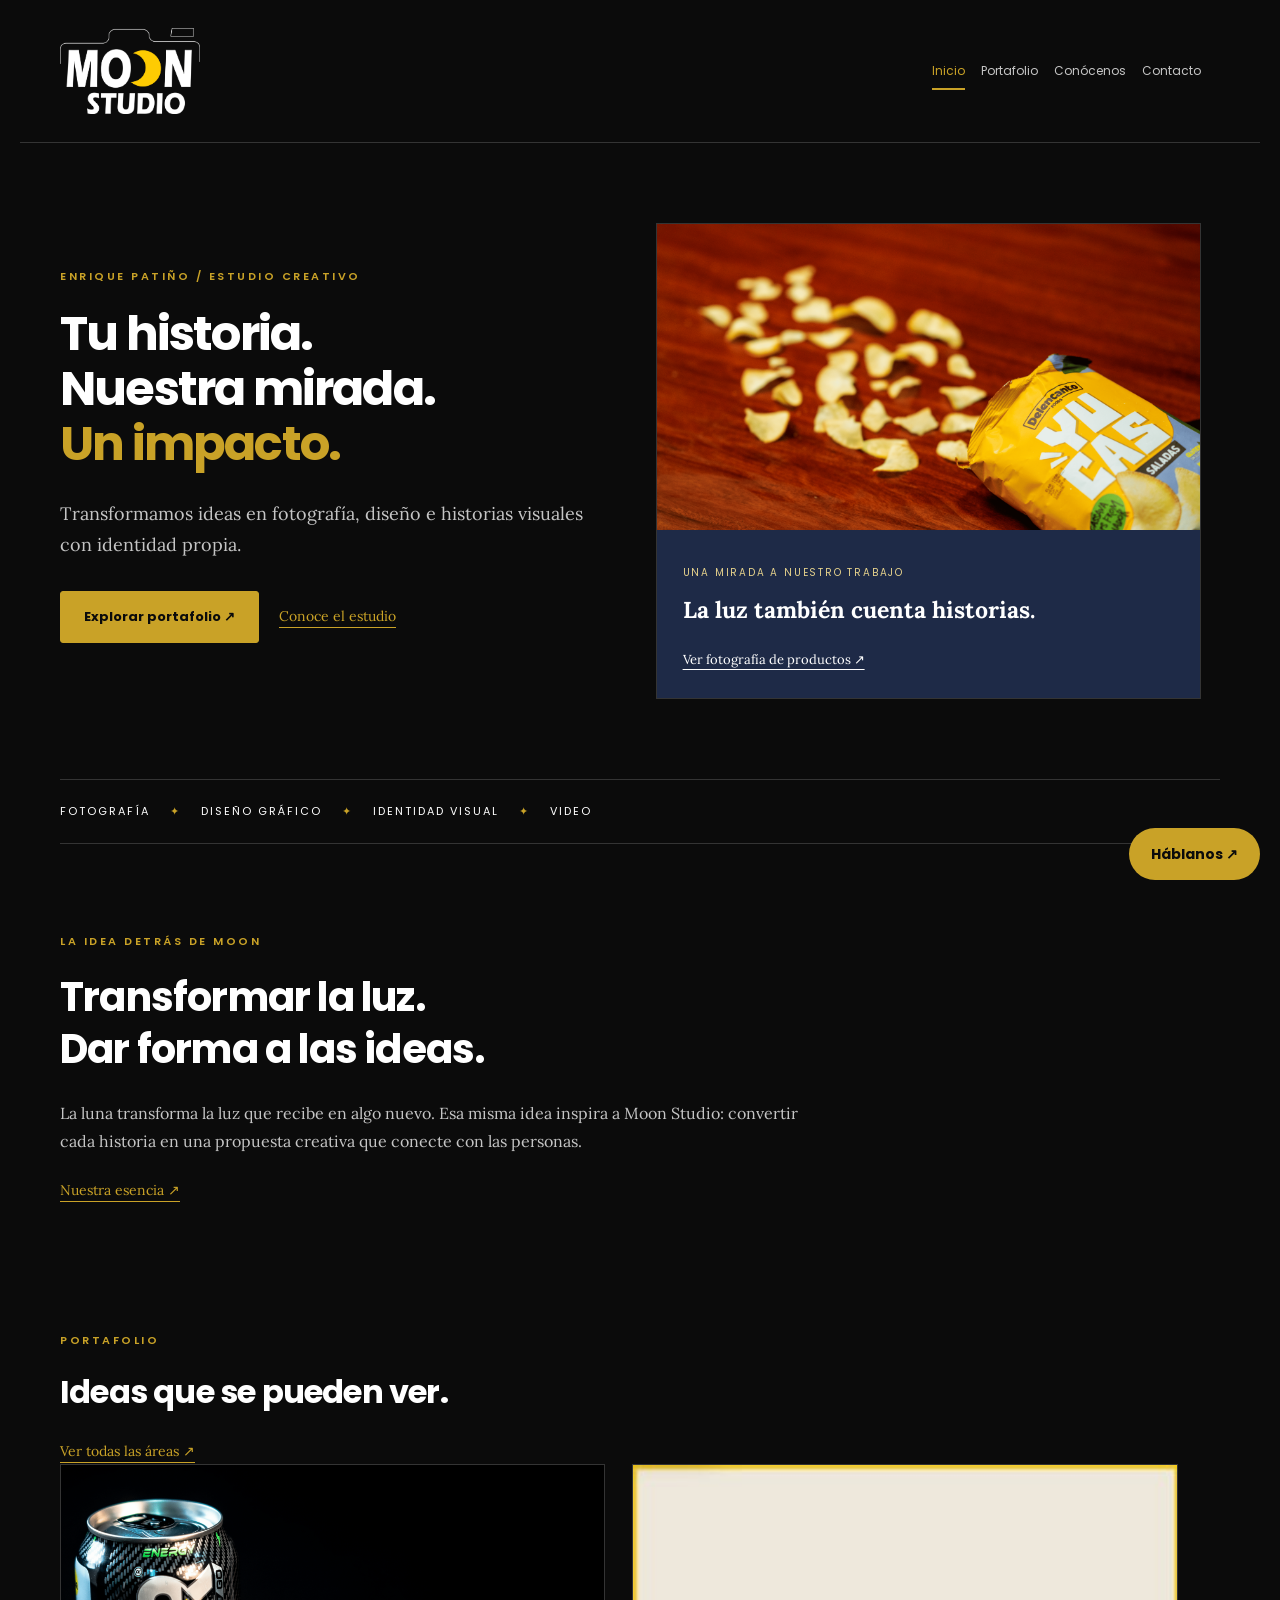
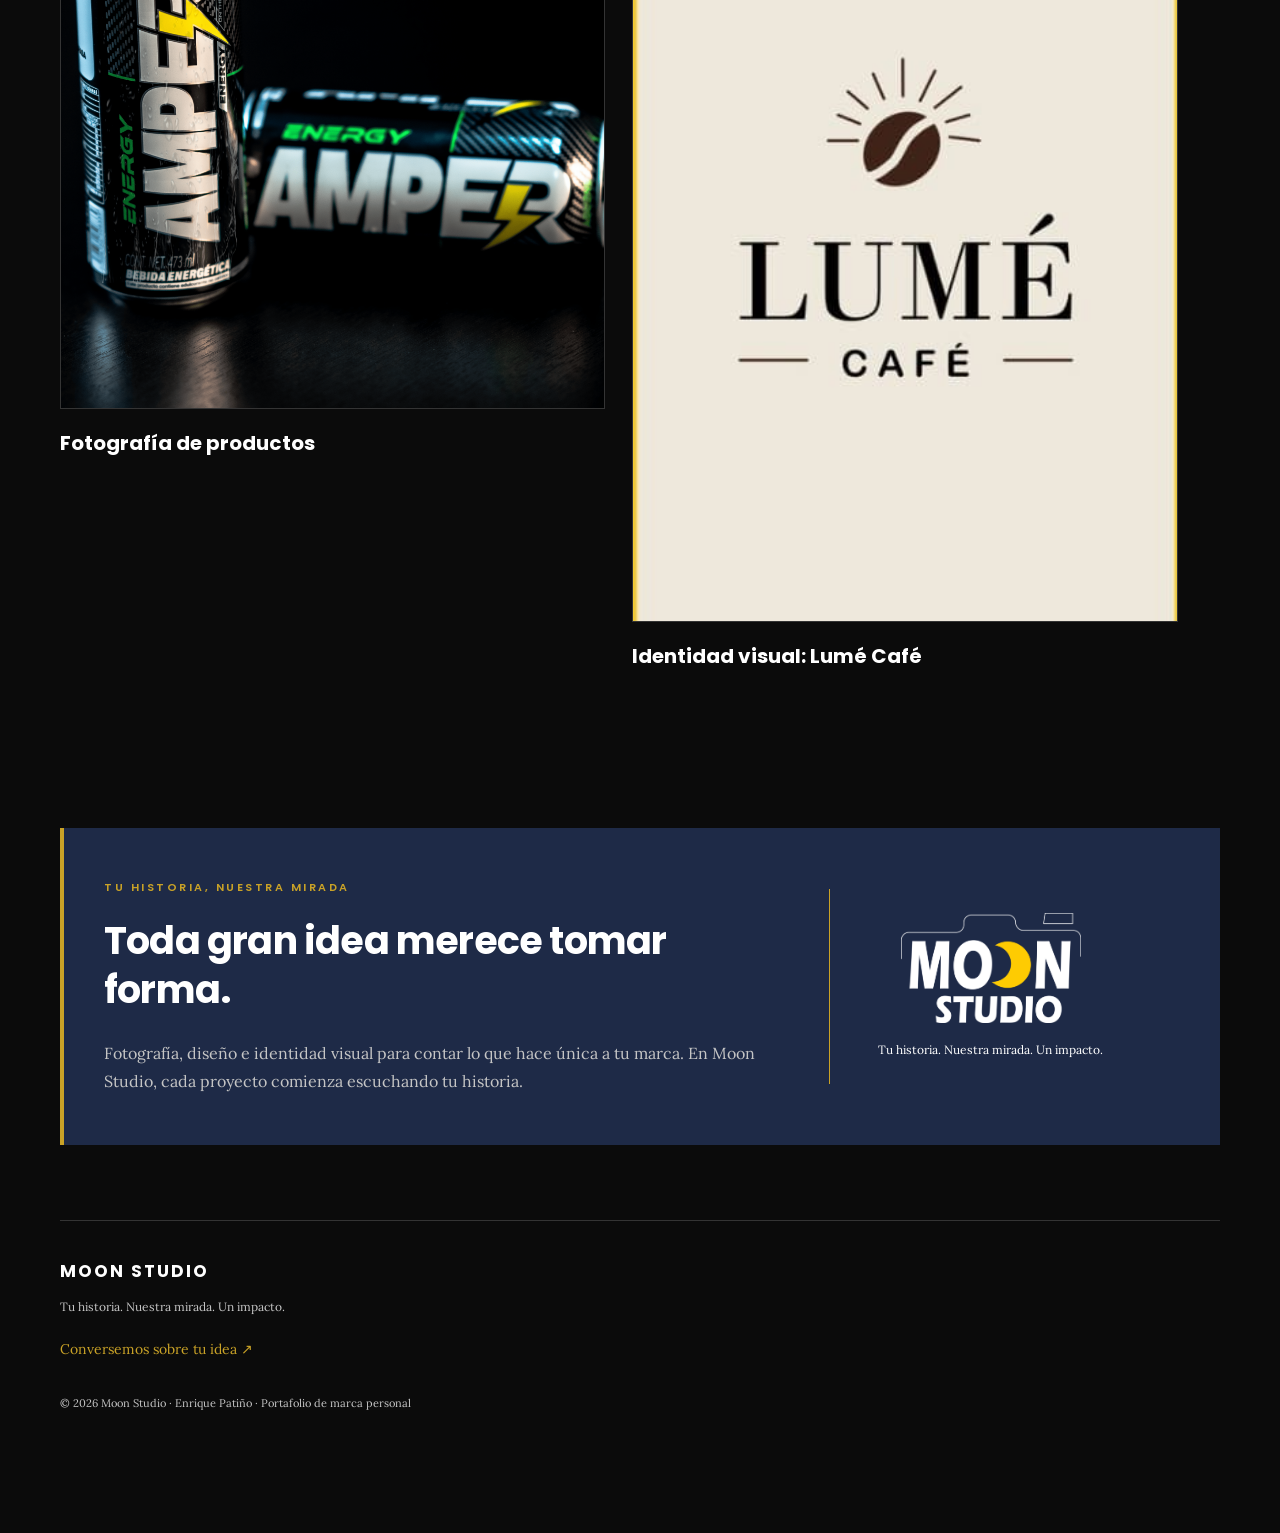
<file: index.html>
<!DOCTYPE html>
<html lang="es">
    <head>
        <meta charset="UTF-8">
        <meta name="viewport" content="width=device-width, initial-scale=1.0">
        <meta name="description" content="Moon Studio, marca personal de Enrique Patiño. Fotografía, diseño gráfico, identidad visual y producción audiovisual.">
        <title>
            Inicio | Moon Studio
        </title>
        <link rel="stylesheet" href="https://fonts.googleapis.com/css2?family=Lora:wght@400;500&amp;family=Poppins:wght@400;500;600;700;800&amp;display=swap">
        <link rel="stylesheet" href="elementos.css">
    </head>
    <body>
        <a class="saltar" href="#contenido">
            Saltar al contenido
        </a>

        <header class="encabezado">
            <a class="marca" href="index.html" aria-label="Moon Studio, inicio">
                <img src="imagenes/Logo Moon/Moon_Studio_Sin_Fondo_Blanco.png" alt="Moon Studio">
            </a>
            <nav class="menu" aria-label="Menú principal">
                <ul>
                    <li>
                        <a href="index.html" aria-current="page">
                            Inicio
                        </a>
                    </li>
                    <li>
                        <a href="portafolio.html">
                            Portafolio
                        </a>
                    </li>
                    <li>
                        <a href="conocenos.html">
                            Conócenos
                        </a>
                    </li>
                    <li>
                        <a href="contacto.html">
                            Contacto
                        </a>
                    </li>
                </ul>
            </nav>
        </header>
        <main id="contenido">
            <section class="portada">
                <div>
                    <p class="etiqueta">
                        ENRIQUE PATIÑO / ESTUDIO CREATIVO
                    </p>
                    <h1>
                        Tu historia.
                        <br>
                        Nuestra mirada.
                        <br>
                        <span>
                            Un impacto.
                        </span>
                    </h1>
                    <p class="entradilla">
                        Transformamos ideas en fotografía, diseño e historias visuales con identidad propia.
                    </p>
                    <div class="acciones">
                        <a class="boton" href="portafolio.html">
                            Explorar portafolio ↗
                        </a>
                        <a class="enlace" href="conocenos.html">
                            Conoce el estudio
                        </a>
                    </div>
                </div>
                <figure class="portada-imagen">
                    <img src="imagenes/Fotos productos/Yucas_caidas.png" alt="Fotografía de producto: Yucas en movimiento">
                    <figcaption>
                        <span>
                            UNA MIRADA A NUESTRO TRABAJO
                        </span>
                        <strong>
                            La luz también cuenta historias.
                        </strong>
                        <a href="portafolio.html#fotografia">
                            Ver fotografía de productos ↗
                        </a>
                    </figcaption>
                </figure>
            </section>
            <div class="disciplinas" aria-label="Disciplinas del estudio">
                FOTOGRAFÍA
                <span>
                    ✦
                </span>
                DISEÑO GRÁFICO
                <span>
                    ✦
                </span>
                IDENTIDAD VISUAL
                <span>
                    ✦
                </span>
                VIDEO
            </div>
            <section class="presentacion">
                <p class="etiqueta">
                    LA IDEA DETRÁS DE MOON
                </p>
                <h2>
                    Transformar la luz.
                    <br>
                    Dar forma a las ideas.
                </h2>
                <p>
                    La luna transforma la luz que recibe en algo nuevo. Esa misma idea inspira a Moon Studio: convertir cada historia en una propuesta creativa que conecte con las personas.
                </p>
                <a class="enlace" href="conocenos.html">
                    Nuestra esencia ↗
                </a>
            </section>
            <section>
                <div class="titulo-seccion">
                    <div>
                        <p class="etiqueta">
                            PORTAFOLIO
                        </p>
                        <h2>
                            Ideas que se pueden ver.
                        </h2>
                    </div>
                    <a class="enlace" href="portafolio.html">
                        Ver todas las áreas ↗
                    </a>
                </div>
                <div class="galeria">
                    <figure class="trabajo">
                        <a href="imagenes/Fotos productos/Amper_Negra.png">
                            <img src="imagenes/Fotos productos/Amper_Negra.png" alt="Fotografía de productos" loading="lazy">
                        </a>
                        <figcaption>
                            <h3>Fotografía de productos</h3>
                        </figcaption>
                    </figure>
                    <figure class="trabajo">
                        <a href="imagenes/Logos/WhatsApp Image 2026-11-11 at 10.09.17 PM (1).jpeg">
                            <img src="imagenes/Logos/WhatsApp Image 2026-11-11 at 10.09.17 PM (1).jpeg" alt="Identidad visual: Lumé Café" loading="lazy">
                        </a>
                        <figcaption>
                            <h3>Identidad visual: Lumé Café</h3>
                        </figcaption>
                    </figure>
                </div>
            </section>
            <section class="llamada">
                <div class="cierre-texto">
                    <p class="etiqueta">TU HISTORIA, NUESTRA MIRADA</p>
                    <h2>Toda gran idea merece tomar forma.</h2>
                    <p>Fotografía, diseño e identidad visual para contar lo que hace única a tu marca. En Moon Studio, cada proyecto comienza escuchando tu historia.</p>
                </div>
                <div class="sello">
                    <img src="imagenes/Logo Moon/Moon_Studio_Sin_Fondo_Blanco.png" alt="Moon Studio">
                    <p>Tu historia. Nuestra mirada. Un impacto.</p>
                </div>
            </section>
        </main>
        <footer class="pie">
            <div>
                <a class="marca-pie" href="index.html">
                    MOON STUDIO
                    <span>
                        Tu historia. Nuestra mirada. Un impacto.
                    </span>
                </a>
                <a href="contacto.html">
                    Conversemos sobre tu idea ↗
                </a>
            </div>
            <p>
                © 2026 Moon Studio · Enrique Patiño · Portafolio de marca personal
            </p>
        </footer>
        <a class="flotante" href="contacto.html#formulario-contacto">Háblanos ↗</a>
    </body>
</html>
</file>
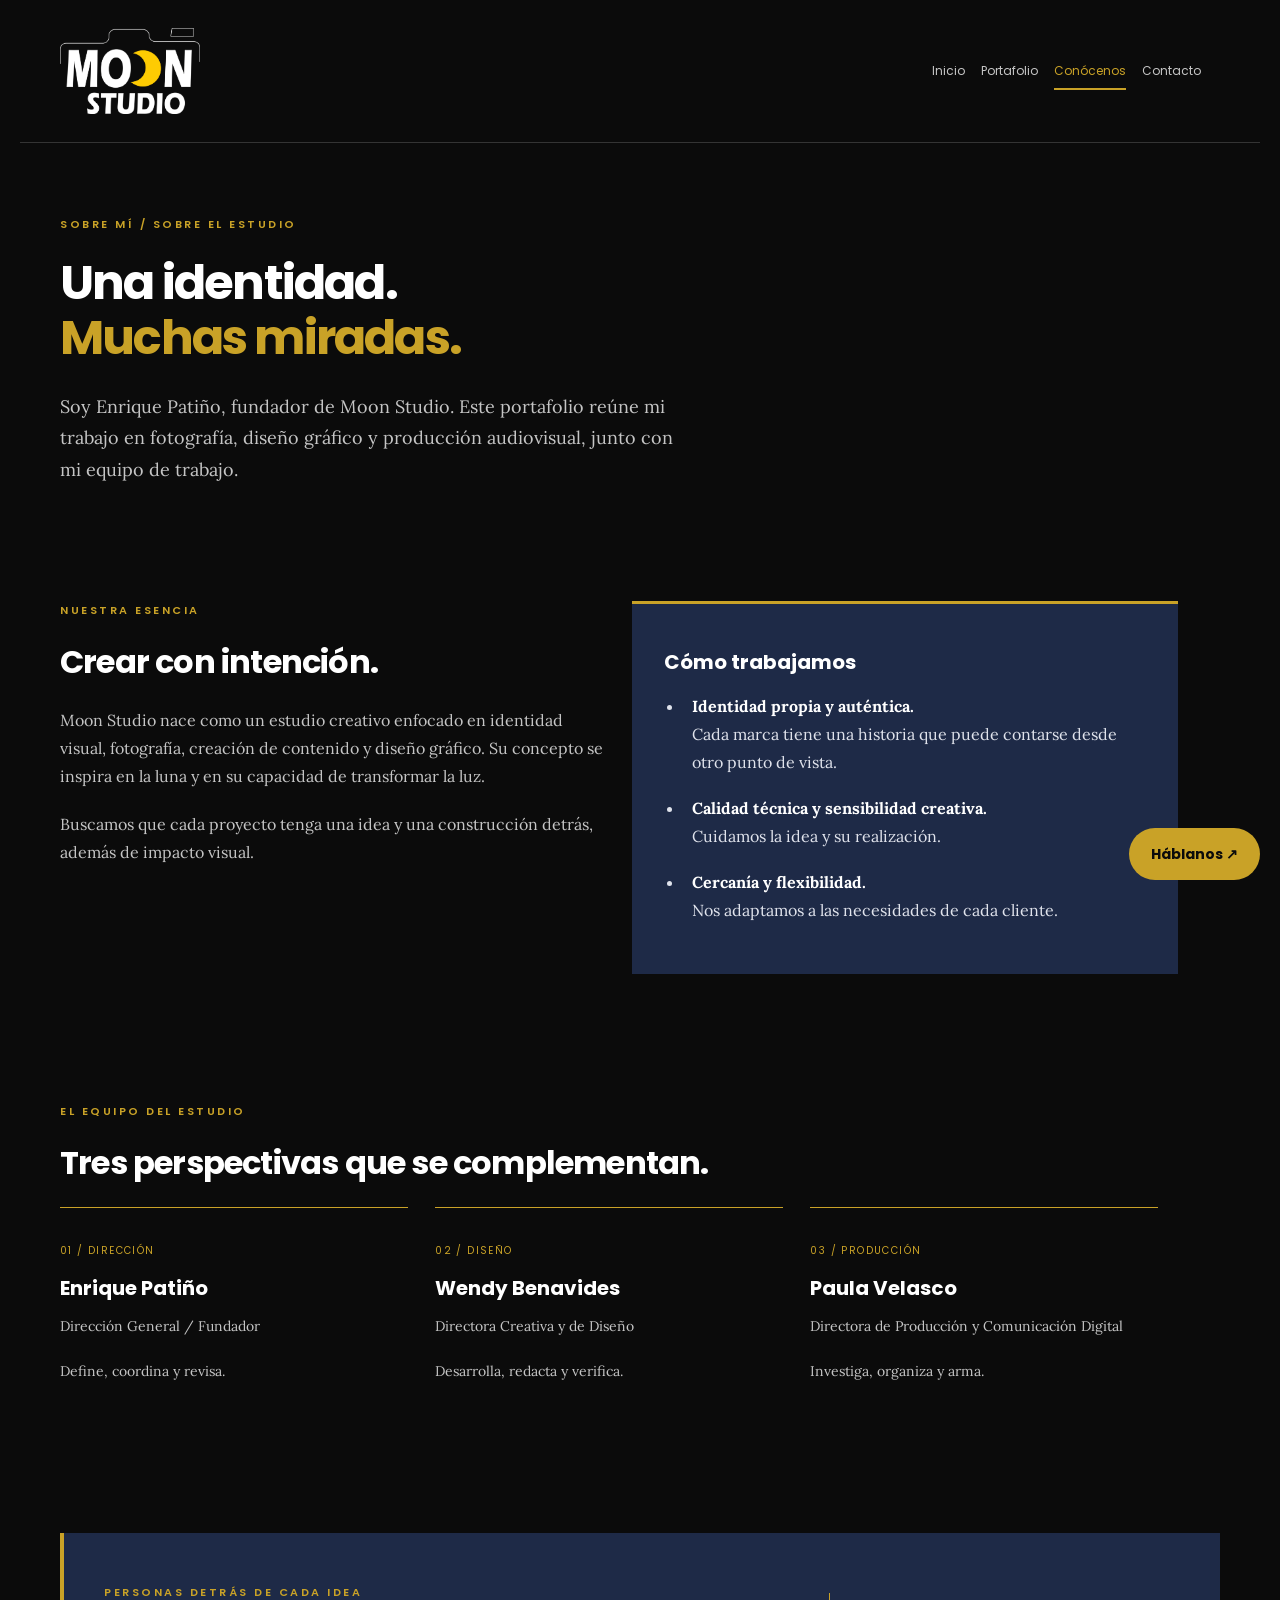
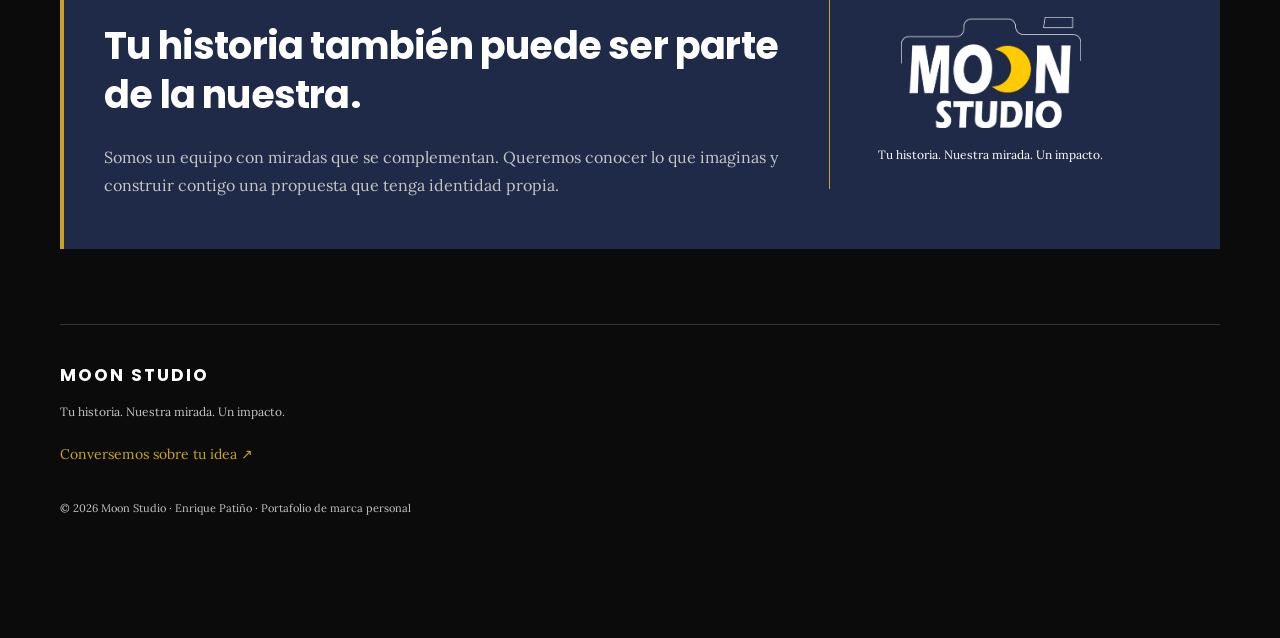
<file: conocenos.html>
<!DOCTYPE html>
<html lang="es">
    <head>
        <meta charset="UTF-8">
        <meta name="viewport" content="width=device-width, initial-scale=1.0">
        <meta name="description" content="Moon Studio, marca personal de Enrique Patiño. Fotografía, diseño gráfico, identidad visual y producción audiovisual.">
        <title>
            Conócenos | Moon Studio
        </title>
        <link rel="stylesheet" href="https://fonts.googleapis.com/css2?family=Lora:wght@400;500&amp;family=Poppins:wght@400;500;600;700;800&amp;display=swap">
        <link rel="stylesheet" href="elementos.css">
    </head>
    <body>
        <a class="saltar" href="#contenido">
            Saltar al contenido
        </a>
        <!-- Encabezado y navegación compartidos -->
        <header class="encabezado">
            <a class="marca" href="index.html" aria-label="Moon Studio, inicio">
                <img src="imagenes/Logo Moon/Moon_Studio_Sin_Fondo_Blanco.png" alt="Moon Studio">
            </a>
            <nav class="menu" aria-label="Menú principal">
                <ul>
                    <li>
                        <a href="index.html">
                            Inicio
                        </a>
                    </li>
                    <li>
                        <a href="portafolio.html">
                            Portafolio
                        </a>
                    </li>
                    <li>
                        <a href="conocenos.html" aria-current="page">
                            Conócenos
                        </a>
                    </li>
                    <li>
                        <a href="contacto.html">
                            Contacto
                        </a>
                    </li>
                </ul>
            </nav>
        </header>
        <main id="contenido">
            <section class="introduccion">
                <p class="etiqueta">
                    SOBRE MÍ / SOBRE EL ESTUDIO
                </p>
                <h1>
                    Una identidad.
                    <br>
                    <span>
                        Muchas miradas.
                    </span>
                </h1>
                <p class="entradilla">
                    Soy Enrique Patiño, fundador de Moon Studio. Este portafolio reúne mi trabajo en fotografía, diseño gráfico y producción audiovisual, junto con mi equipo de trabajo.
                </p>
            </section>
            <section class="dos-columnas">
                <div>
                    <p class="etiqueta">
                        NUESTRA ESENCIA
                    </p>
                    <h2>
                        Crear con intención.
                    </h2>
                    <p>
                        Moon Studio nace como un estudio creativo enfocado en identidad visual, fotografía, creación de contenido y diseño gráfico. Su concepto se inspira en la luna y en su capacidad de transformar la luz.
                    </p>
                    <p>
                        Buscamos que cada proyecto tenga una idea y una construcción detrás, además de impacto visual.
                    </p>
                </div>
                <aside class="panel">
                    <h3>
                        Cómo trabajamos
                    </h3>
                    <ul class="valores">
                        <li>
                            <strong>
                                Identidad propia y auténtica.
                            </strong>
                            Cada marca tiene una historia que puede contarse desde otro punto de vista.
                        </li>
                        <li>
                            <strong>
                                Calidad técnica y sensibilidad creativa.
                            </strong>
                            Cuidamos la idea y su realización.
                        </li>
                        <li>
                            <strong>
                                Cercanía y flexibilidad.
                            </strong>
                            Nos adaptamos a las necesidades de cada cliente.
                        </li>
                    </ul>
                </aside>
            </section>
            <section>
                <p class="etiqueta">
                    EL EQUIPO DEL ESTUDIO
                </p>
                <h2>
                    Tres perspectivas que se complementan.
                </h2>
                <div class="equipo">
                    <article>
                        <span class="numero">
                            01 / DIRECCIÓN
                        </span>
                        <h3>
                            Enrique Patiño
                        </h3>
                        <p>
                            Dirección General / Fundador
                        </p>
                        <p>
                            Define, coordina y revisa.
                        </p>
                    </article>
                    <article>
                        <span class="numero">
                            02 / DISEÑO
                        </span>
                        <h3>
                            Wendy Benavides
                        </h3>
                        <p>
                            Directora Creativa y de Diseño
                        </p>
                        <p>
                            Desarrolla, redacta y verifica.
                        </p>
                    </article>
                    <article>
                        <span class="numero">
                            03 / PRODUCCIÓN
                        </span>
                        <h3>
                            Paula Velasco
                        </h3>
                        <p>
                            Directora de Producción y Comunicación Digital
                        </p>
                        <p>
                            Investiga, organiza y arma.
                        </p>
                    </article>
                </div>
            </section>
            <section class="llamada">
                <div class="cierre-texto">
                    <p class="etiqueta">PERSONAS DETRÁS DE CADA IDEA</p>
                    <h2>Tu historia también puede ser parte de la nuestra.</h2>
                    <p>Somos un equipo con miradas que se complementan. Queremos conocer lo que imaginas y construir contigo una propuesta que tenga identidad propia.</p>
                </div>
                <div class="sello">
                    <img src="imagenes/Logo Moon/Moon_Studio_Sin_Fondo_Blanco.png" alt="Moon Studio">
                    <p>Tu historia. Nuestra mirada. Un impacto.</p>
                </div>
            </section>
        </main>
        <!-- Pie de página -->
        <footer class="pie">
            <div>
                <a class="marca-pie" href="index.html">
                    MOON STUDIO
                    <span>
                        Tu historia. Nuestra mirada. Un impacto.
                    </span>
                </a>
                <a href="contacto.html">
                    Conversemos sobre tu idea ↗
                </a>
            </div>
            <p>
                © 2026 Moon Studio · Enrique Patiño · Portafolio de marca personal
            </p>
        </footer>
        <!-- Burbuja de contacto fija en la esquina inferior derecha -->
        <a class="flotante" href="contacto.html#formulario-contacto">Háblanos ↗</a>
    </body>
</html>
</file>
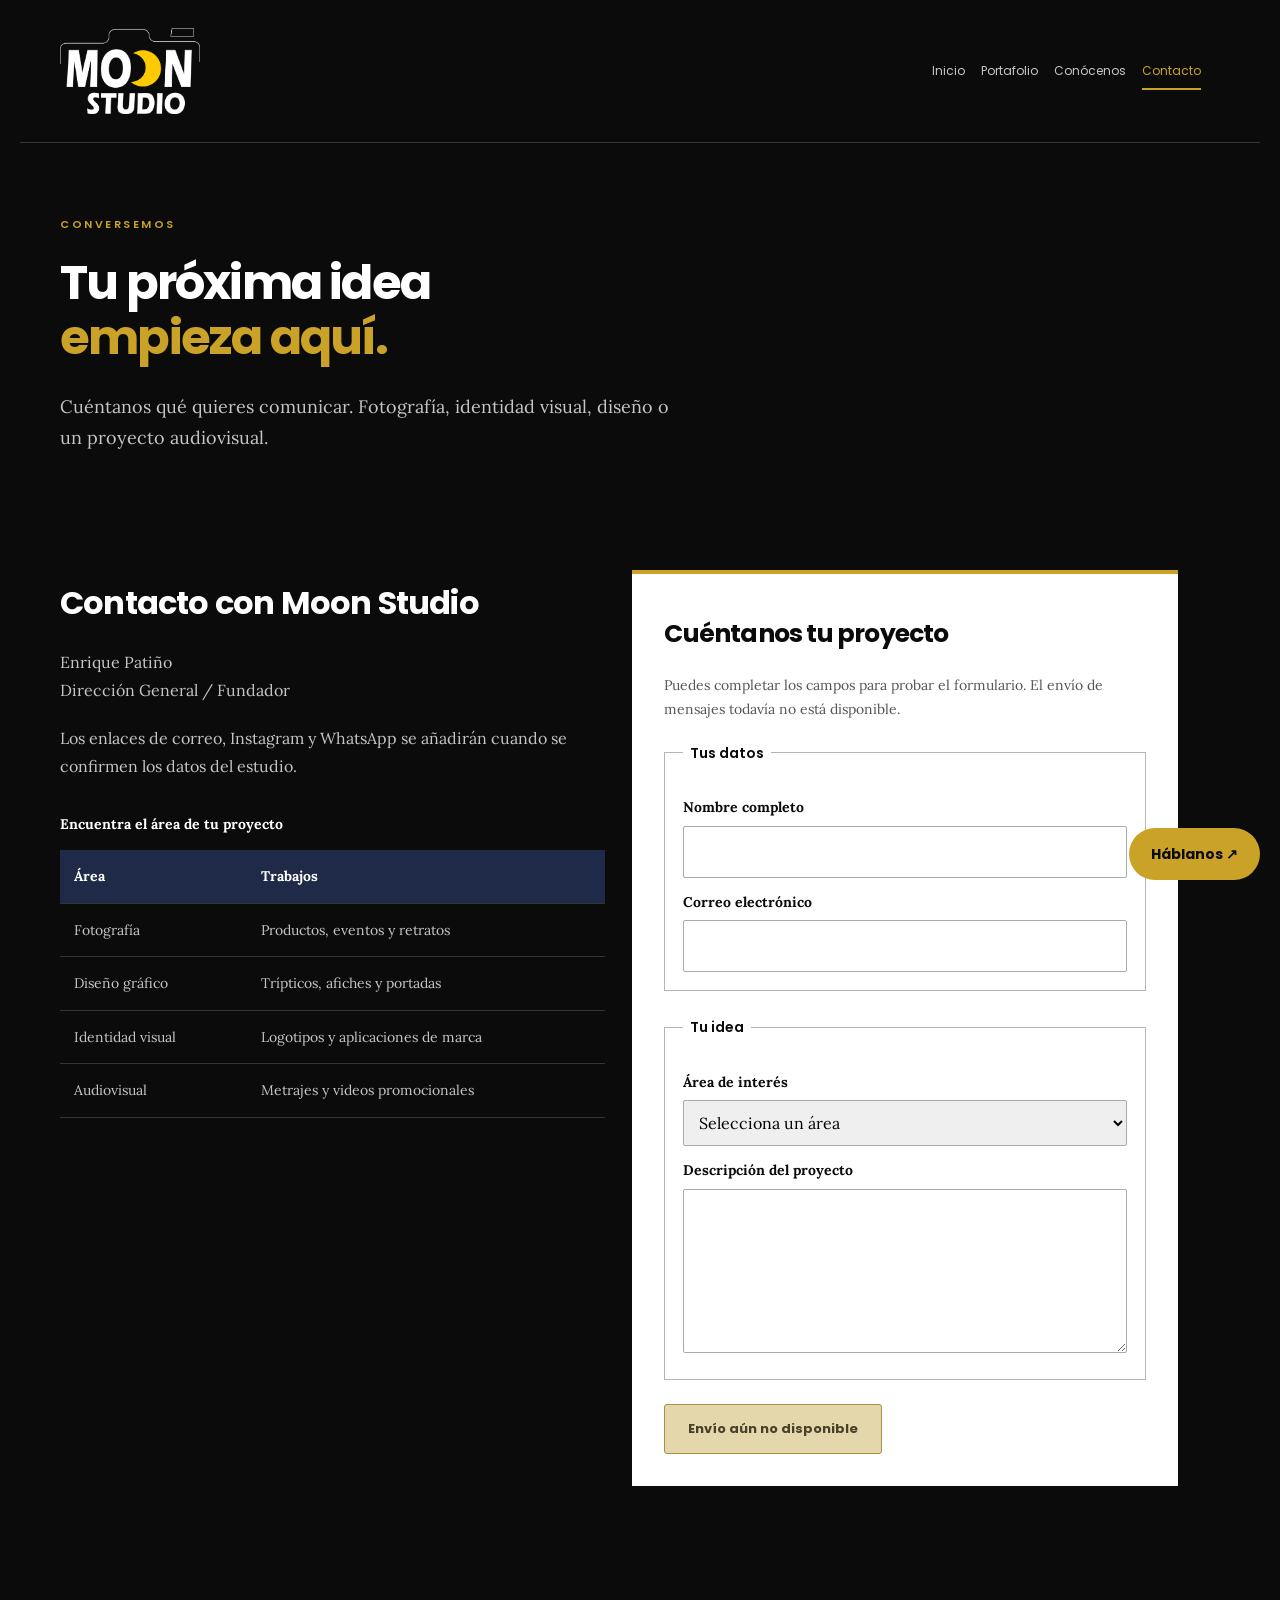
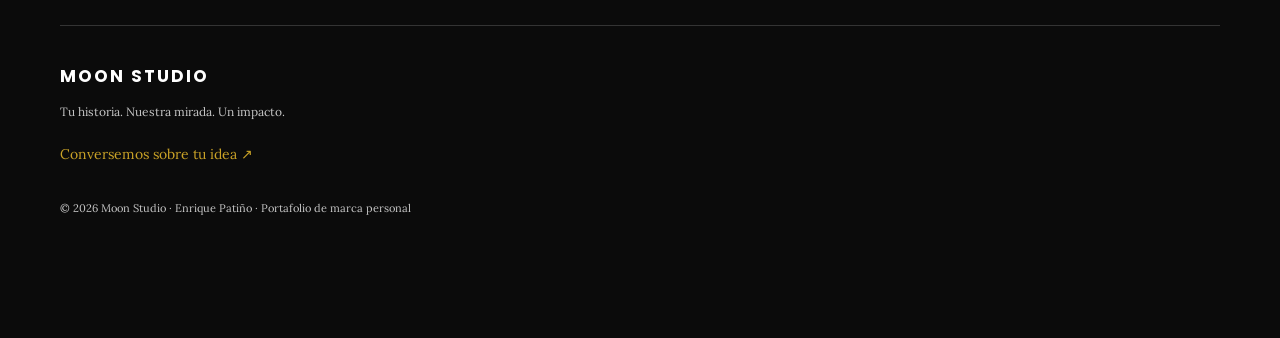
<file: contacto.html>
<!DOCTYPE html>
<html lang="es">
    <head>
        <meta charset="UTF-8">
        <meta name="viewport" content="width=device-width, initial-scale=1.0">
        <meta name="description" content="Moon Studio, marca personal de Enrique Patiño. Fotografía, diseño gráfico, identidad visual y producción audiovisual.">
        <title>
            Contacto | Moon Studio
        </title>
        <link rel="stylesheet" href="https://fonts.googleapis.com/css2?family=Lora:wght@400;500&amp;family=Poppins:wght@400;500;600;700;800&amp;display=swap">
        <link rel="stylesheet" href="elementos.css">
    </head>
    <body>
        <a class="saltar" href="#contenido">
            Saltar al contenido
        </a>
        <!-- Encabezado y navegación compartidos -->
        <header class="encabezado">
            <a class="marca" href="index.html" aria-label="Moon Studio, inicio">
                <img src="imagenes/Logo Moon/Moon_Studio_Sin_Fondo_Blanco.png" alt="Moon Studio">
            </a>
            <nav class="menu" aria-label="Menú principal">
                <ul>
                    <li>
                        <a href="index.html">
                            Inicio
                        </a>
                    </li>
                    <li>
                        <a href="portafolio.html">
                            Portafolio
                        </a>
                    </li>
                    <li>
                        <a href="conocenos.html">
                            Conócenos
                        </a>
                    </li>
                    <li>
                        <a href="contacto.html" aria-current="page">
                            Contacto
                        </a>
                    </li>
                </ul>
            </nav>
        </header>
        <main id="contenido">
            <section class="introduccion">
                <p class="etiqueta">
                    CONVERSEMOS
                </p>
                <h1>
                    Tu próxima idea
                    <br>
                    <span>
                        empieza aquí.
                    </span>
                </h1>
                <p class="entradilla">
                    Cuéntanos qué quieres comunicar. Fotografía, identidad visual, diseño o un proyecto audiovisual.
                </p>
            </section>
            <section class="dos-columnas">
                <div>
                    <h2>
                        Contacto con Moon Studio
                    </h2>
                    <p>
                        Enrique Patiño
                        <br>
                        Dirección General / Fundador
                    </p>
                    <p>
                        Los enlaces de correo, Instagram y WhatsApp se añadirán cuando se confirmen los datos del estudio.
                    </p>
                    <div class="tabla-contenedor">
                        <table>
                            <caption>
                                Encuentra el área de tu proyecto
                            </caption>
                            <thead>
                                <tr>
                                    <th scope="col">
                                        Área
                                    </th>
                                    <th scope="col">
                                        Trabajos
                                    </th>
                                </tr>
                            </thead>
                            <tbody>
                                <tr>
                                    <td>
                                        Fotografía
                                    </td>
                                    <td>
                                        Productos, eventos y retratos
                                    </td>
                                </tr>
                                <tr>
                                    <td>
                                        Diseño gráfico
                                    </td>
                                    <td>
                                        Trípticos, afiches y portadas
                                    </td>
                                </tr>
                                <tr>
                                    <td>
                                        Identidad visual
                                    </td>
                                    <td>
                                        Logotipos y aplicaciones de marca
                                    </td>
                                </tr>
                                <tr>
                                    <td>
                                        Audiovisual
                                    </td>
                                    <td>
                                        Metrajes y videos promocionales
                                    </td>
                                </tr>
                            </tbody>
                        </table>
                    </div>
                </div>
                <!-- Formulario académico: no existe todavía un servicio de recepción -->
                <form id="formulario-contacto" class="formulario" action="contacto.html#aviso-formulario" method="get">
                    <h2>
                        Cuéntanos tu proyecto
                    </h2>
                    <p class="nota" id="aviso-formulario" role="note">
                        Puedes completar los campos para probar el formulario. El envío de mensajes todavía no está disponible.
                    </p>
                    <fieldset>
                        <legend>
                            Tus datos
                        </legend>
                        <label for="nombre">
                            Nombre completo
                        </label>
                        <input type="text" id="nombre" name="nombre" autocomplete="name" required>
                        <label for="correo">
                            Correo electrónico
                        </label>
                        <input type="email" id="correo" name="correo" autocomplete="email" required>
                    </fieldset>
                    <fieldset>
                        <legend>
                            Tu idea
                        </legend>
                        <label for="servicio">
                            Área de interés
                        </label>
                        <select id="servicio" name="servicio">
                            <option value="">
                                Selecciona un área
                            </option>
                            <option>
                                Fotografía de productos
                            </option>
                            <option>
                                Fotografía de eventos
                            </option>
                            <option>
                                Retratos
                            </option>
                            <option>
                                Diseño gráfico
                            </option>
                            <option>
                                Logotipos e identidad visual
                            </option>
                            <option>
                                Producción audiovisual
                            </option>
                        </select>
                        <label for="mensaje">
                            Descripción del proyecto
                        </label>
                        <textarea id="mensaje" name="mensaje" rows="5" required></textarea>
                    </fieldset>
                    <button class="boton" type="submit" disabled>
                        Envío aún no disponible
                    </button>
                </form>
            </section>
        </main>
        <!-- Pie de página -->
        <footer class="pie">
            <div>
                <a class="marca-pie" href="index.html">
                    MOON STUDIO
                    <span>
                        Tu historia. Nuestra mirada. Un impacto.
                    </span>
                </a>
                <a href="contacto.html">
                    Conversemos sobre tu idea ↗
                </a>
            </div>
            <p>
                © 2026 Moon Studio · Enrique Patiño · Portafolio de marca personal
            </p>
        </footer>
        <!-- Burbuja de contacto fija en la esquina inferior derecha -->
        <a class="flotante" href="#formulario-contacto">Háblanos ↗</a>
    </body>
</html>
</file>
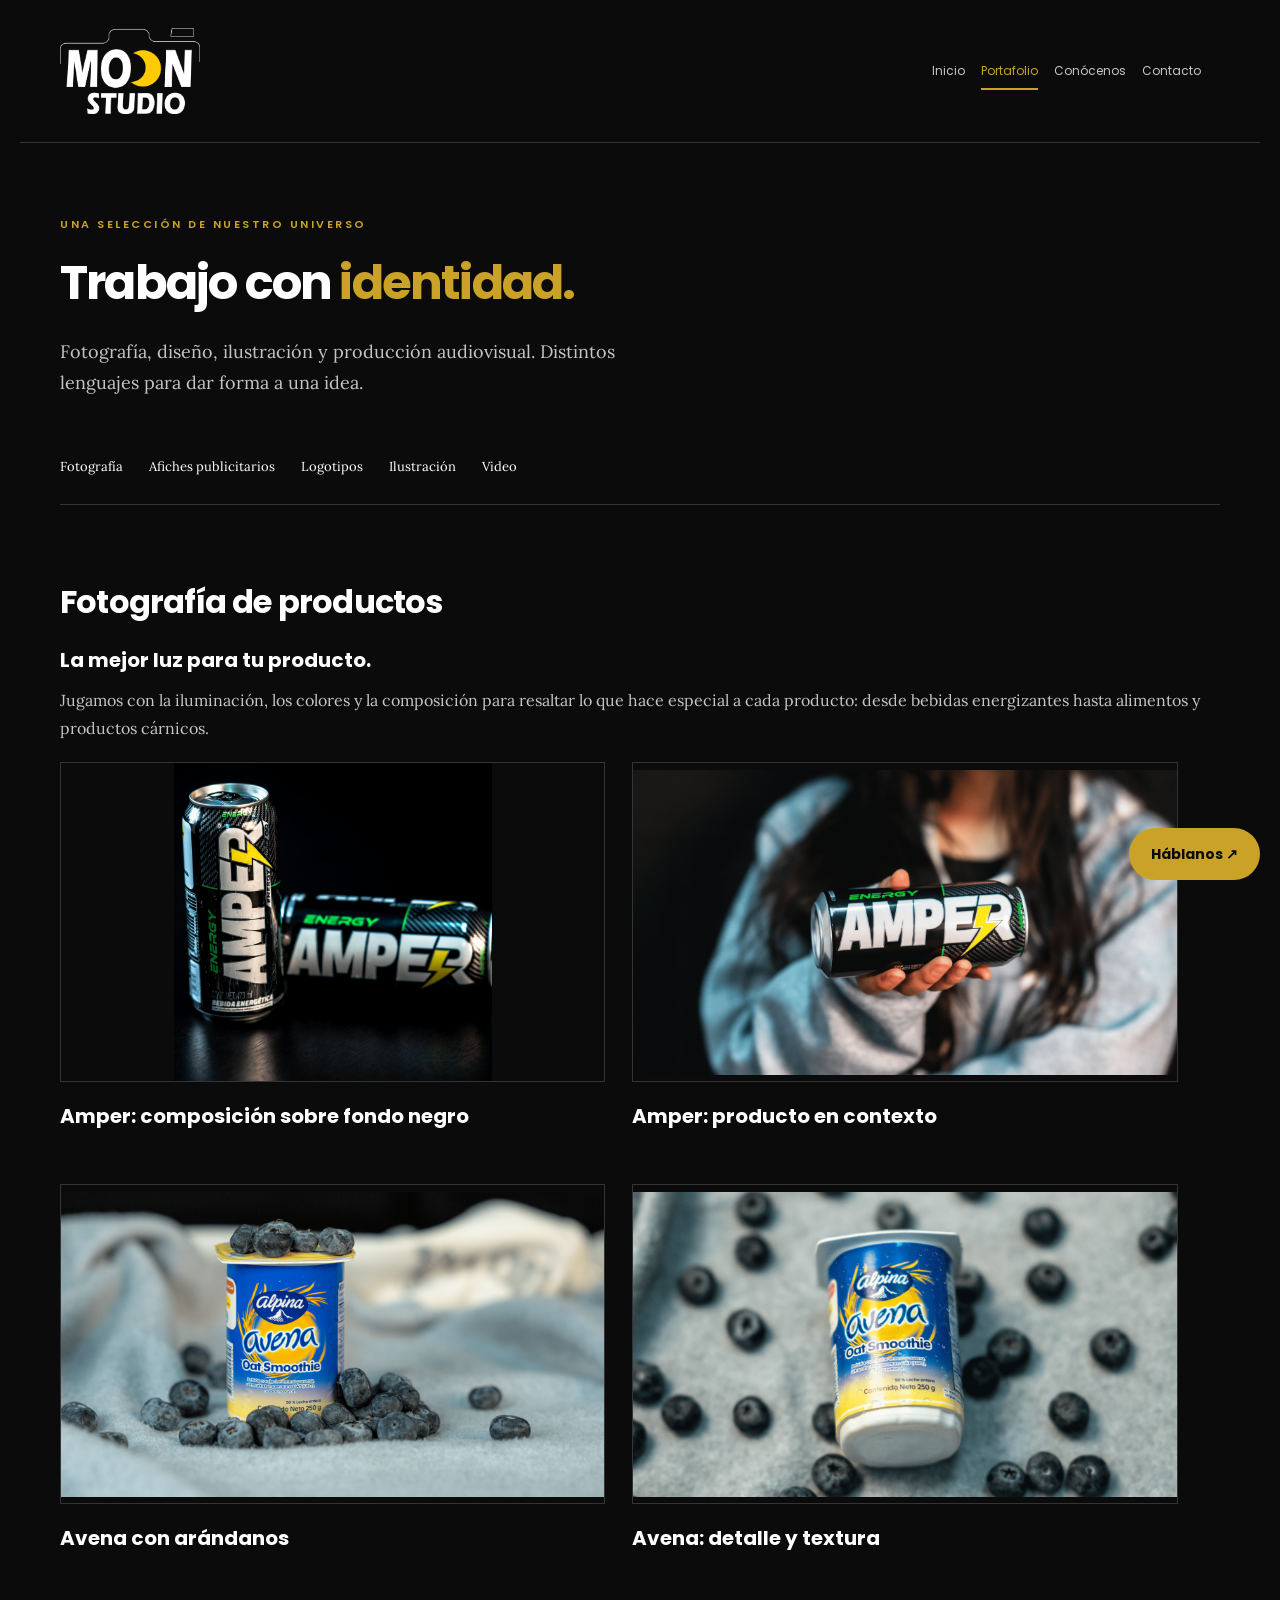
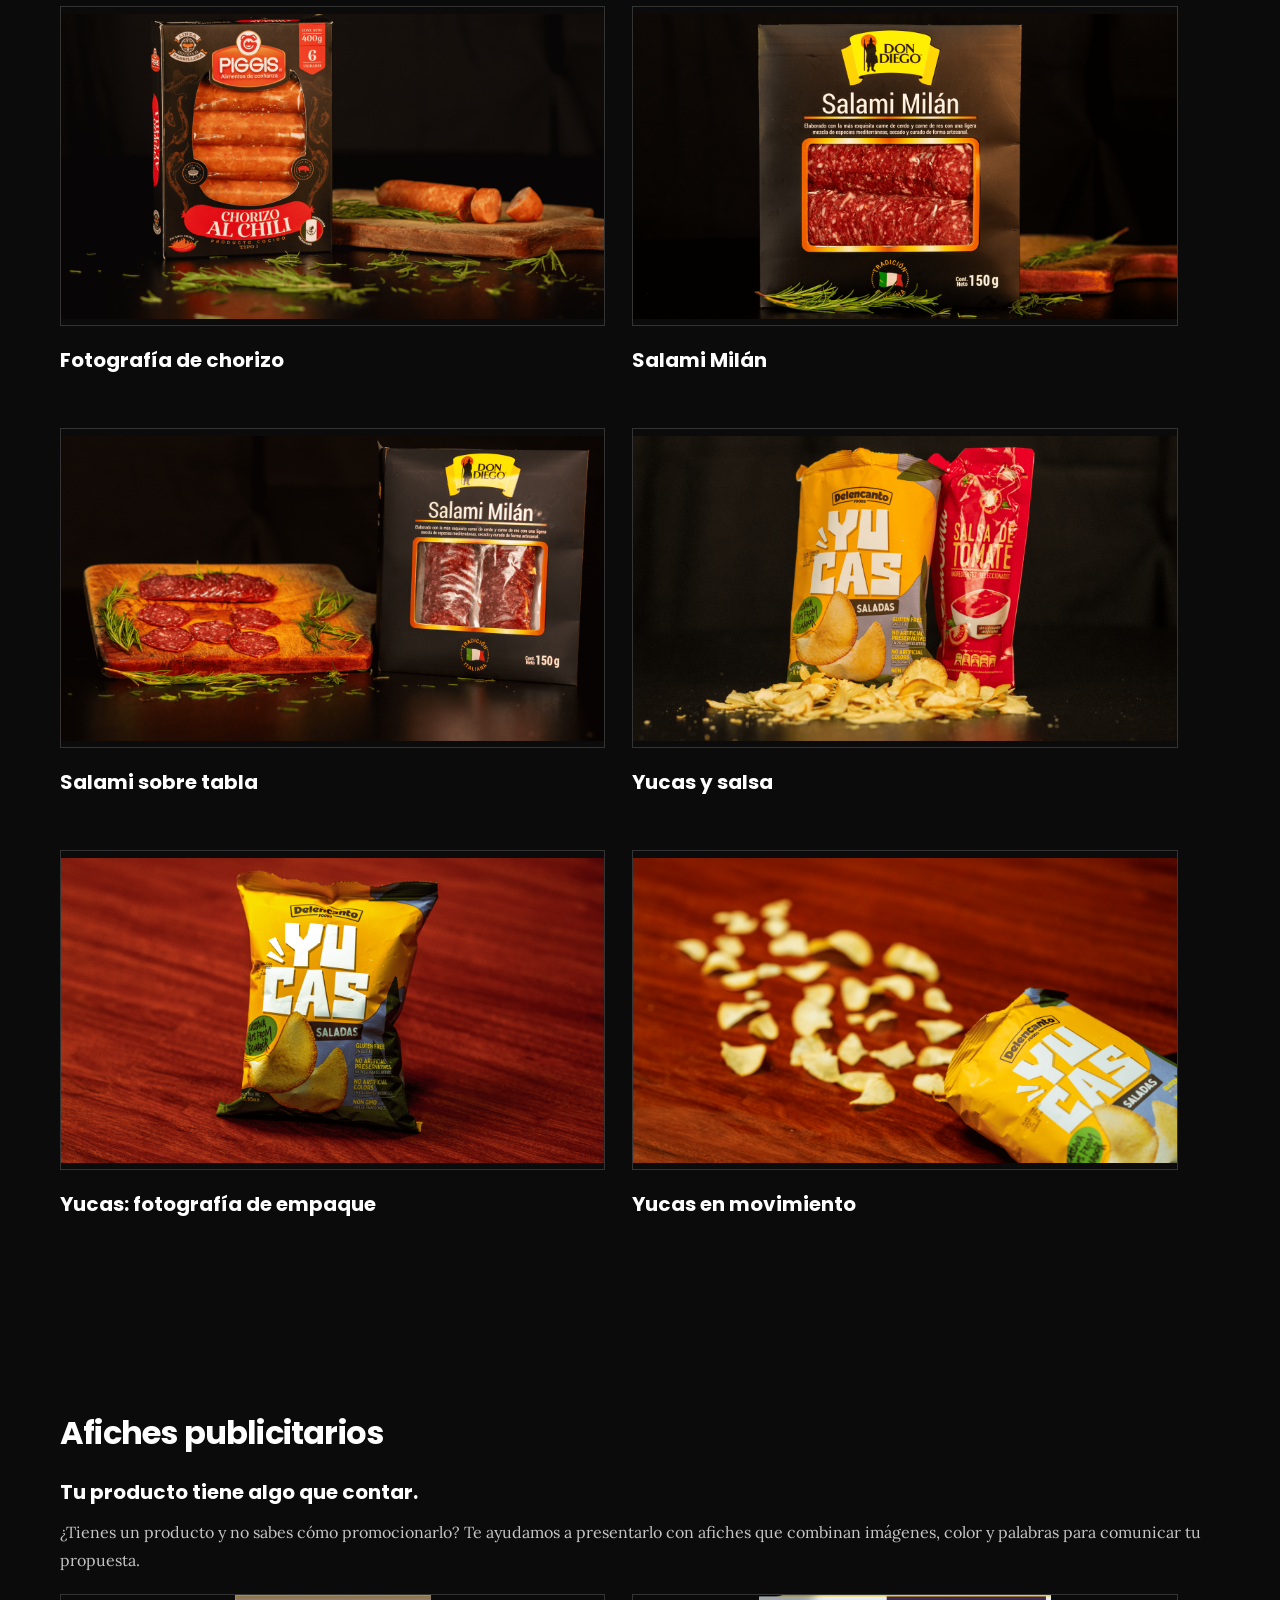
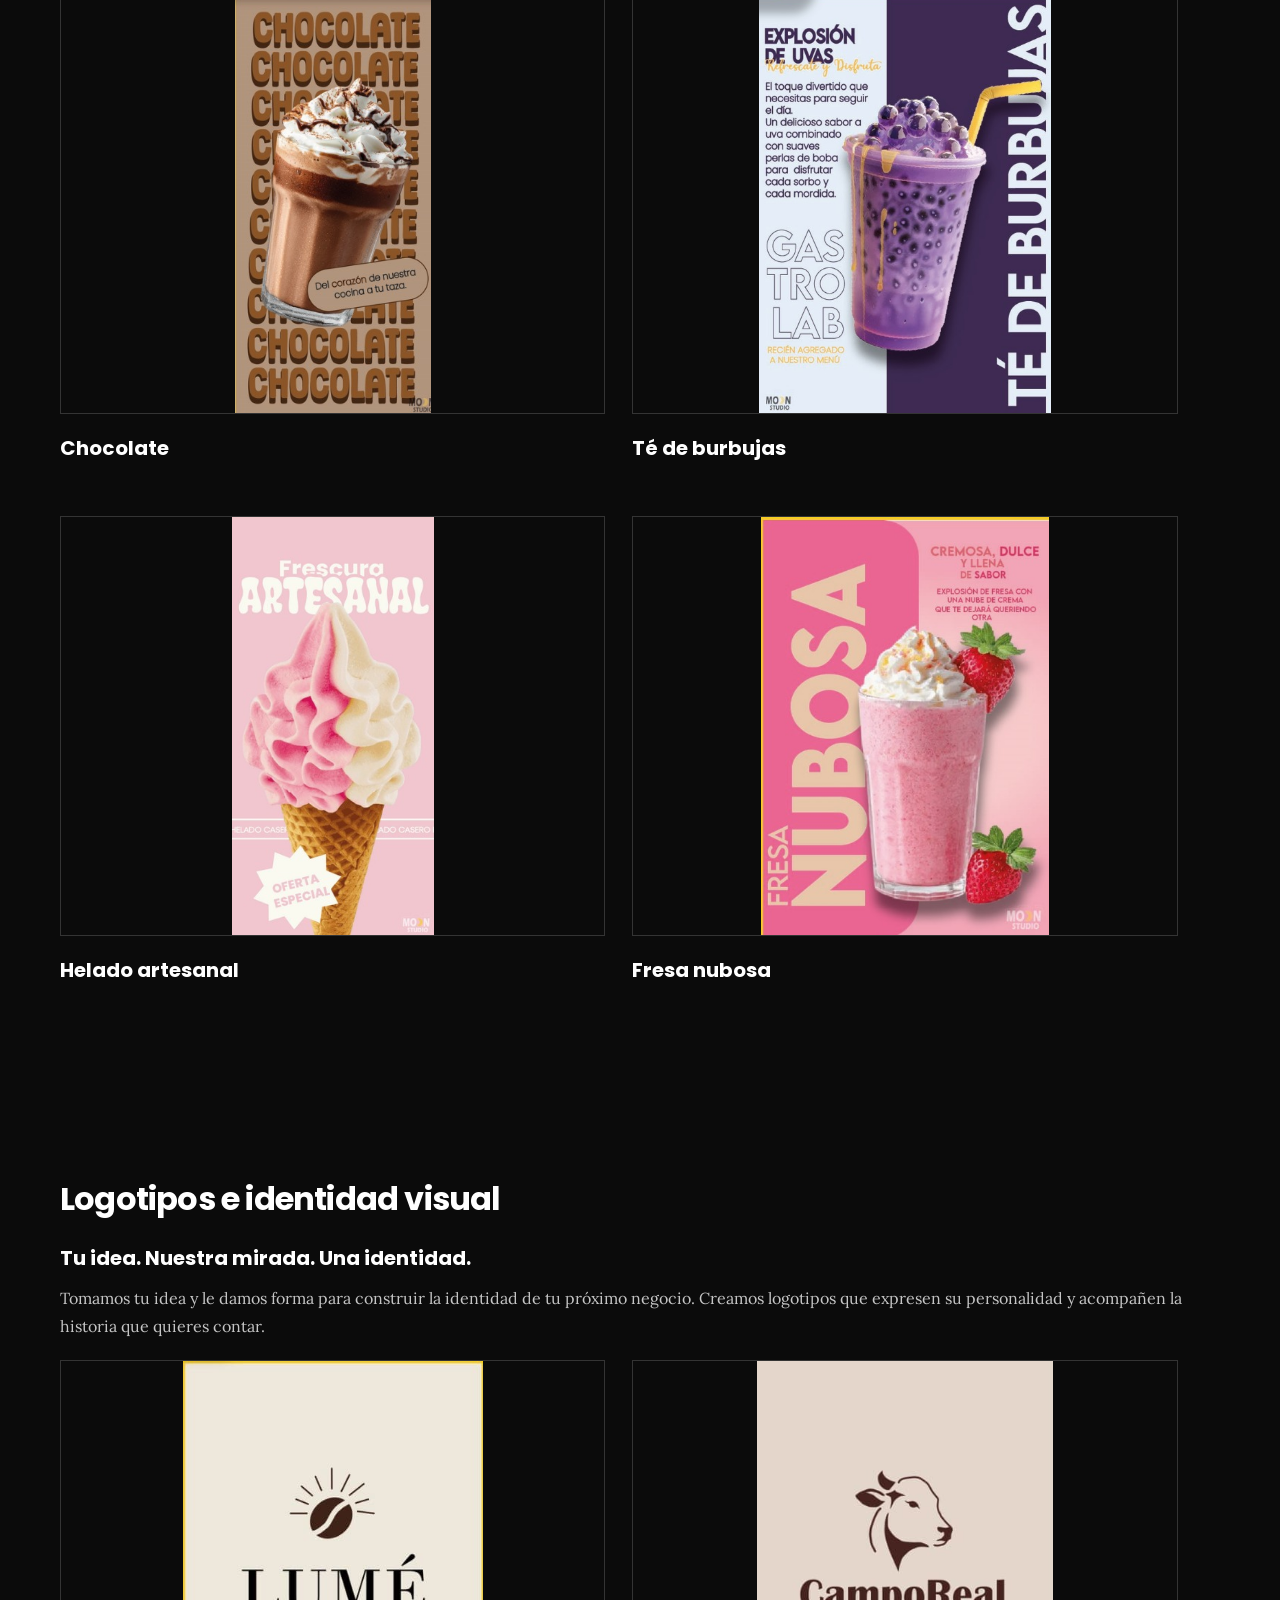
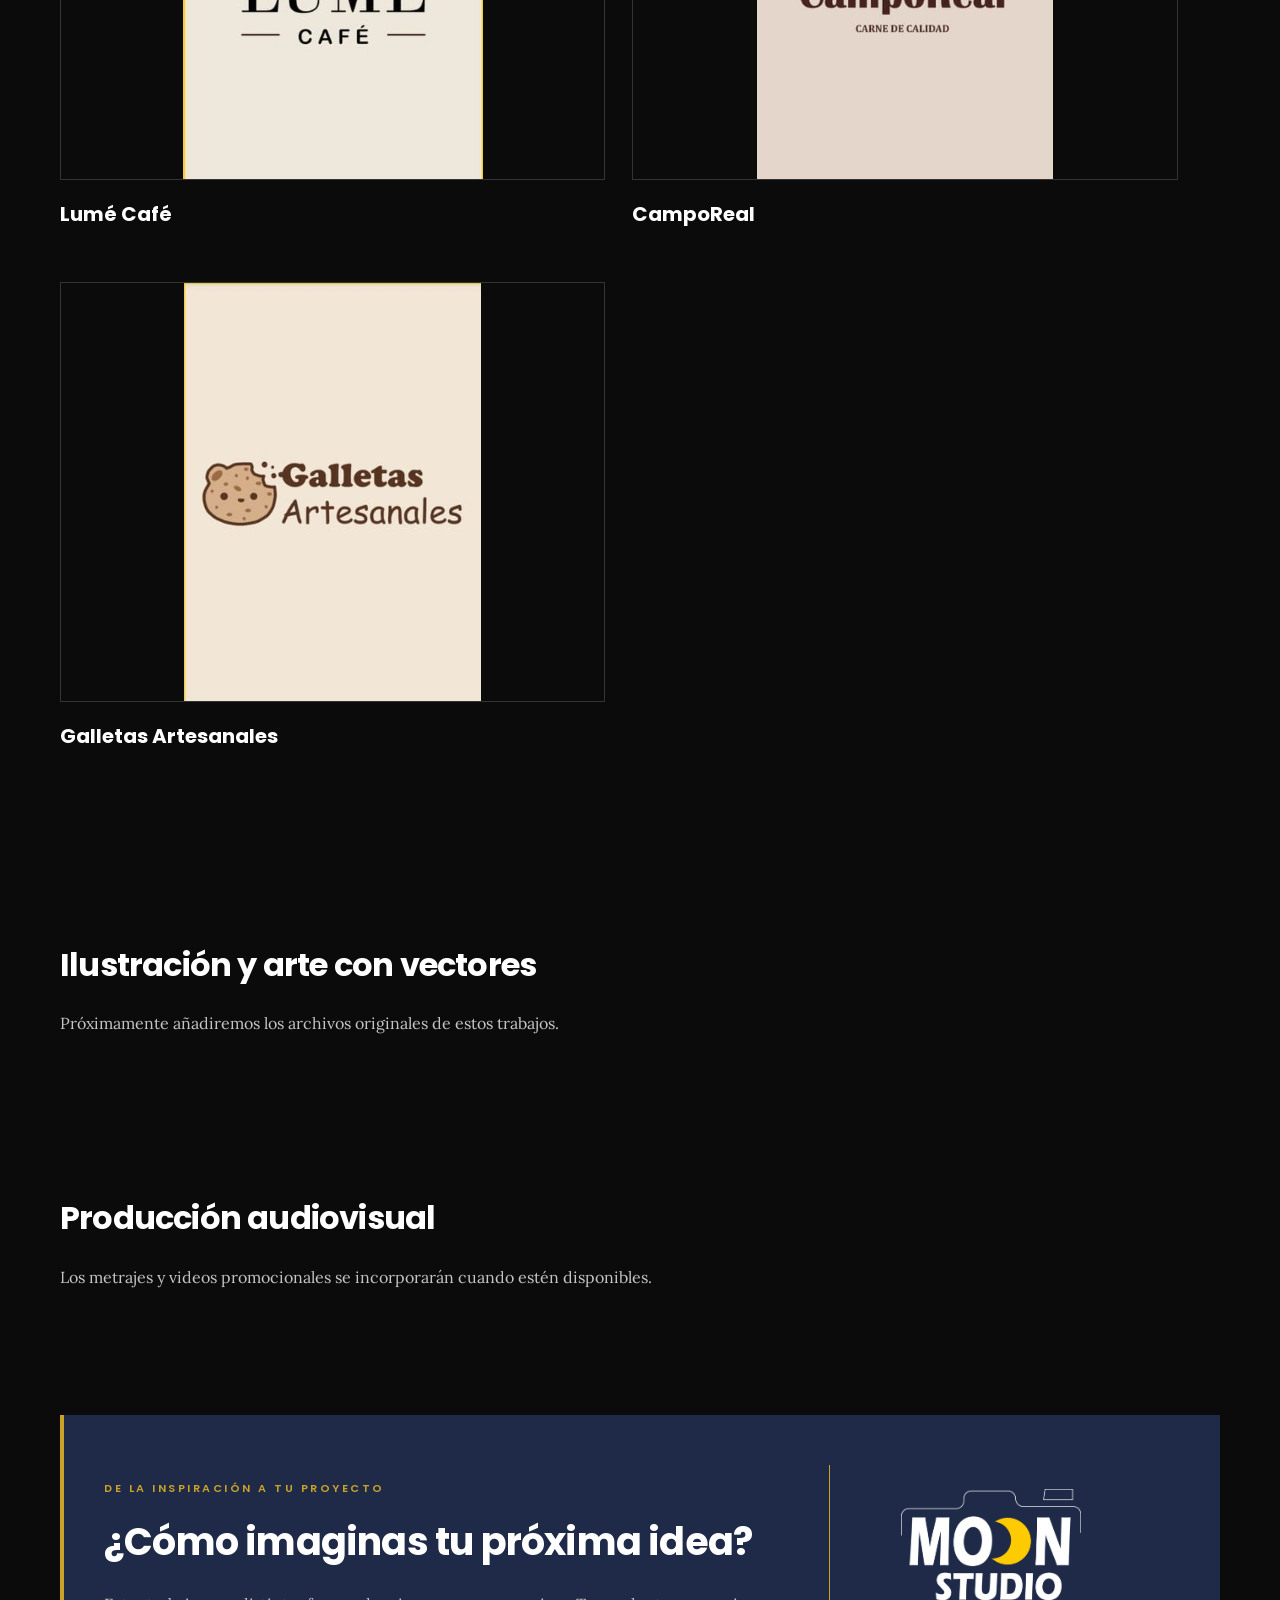
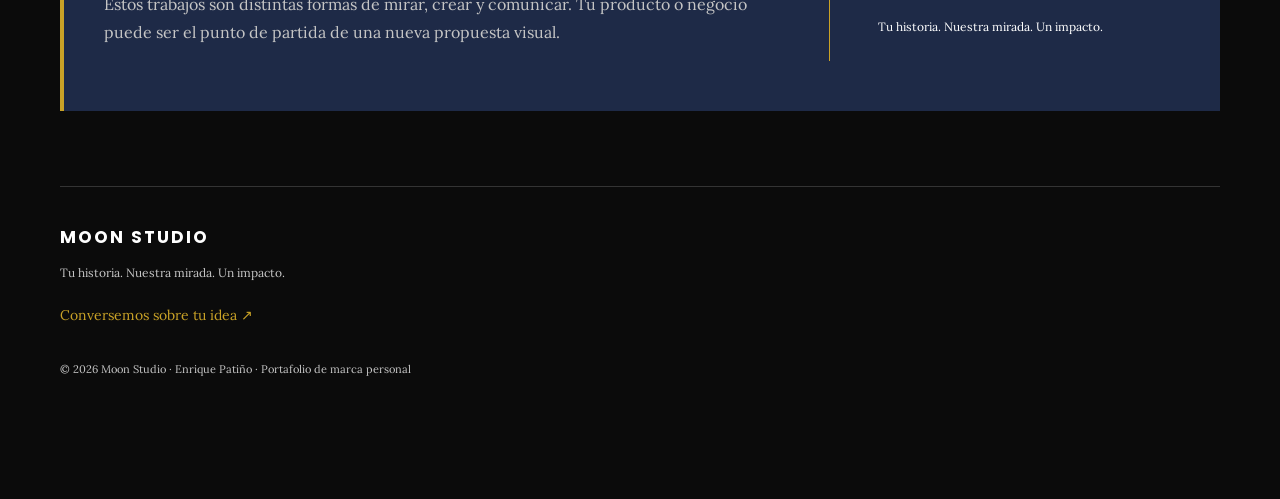
<file: portafolio.html>
<!DOCTYPE html>
<html lang="es">
    <head>
        <meta charset="UTF-8">
        <meta name="viewport" content="width=device-width, initial-scale=1.0">
        <meta name="description" content="Moon Studio, marca personal de Enrique Patiño. Fotografía, diseño gráfico, identidad visual y producción audiovisual.">
        <title>
            Portafolio | Moon Studio
        </title>
        <link rel="stylesheet" href="https://fonts.googleapis.com/css2?family=Lora:wght@400;500&amp;family=Poppins:wght@400;500;600;700;800&amp;display=swap">
        <link rel="stylesheet" href="elementos.css">
    </head>
    <body>
        <a class="saltar" href="#contenido">
            Saltar al contenido
        </a>
        <!-- Encabezado y navegación compartidos -->
        <header class="encabezado">
            <a class="marca" href="index.html" aria-label="Moon Studio, inicio">
                <img src="imagenes/Logo Moon/Moon_Studio_Sin_Fondo_Blanco.png" alt="Moon Studio">
            </a>
            <nav class="menu" aria-label="Menú principal">
                <ul>
                    <li>
                        <a href="index.html">
                            Inicio
                        </a>
                    </li>
                    <li>
                        <a href="portafolio.html" aria-current="page">
                            Portafolio
                        </a>
                    </li>
                    <li>
                        <a href="conocenos.html">
                            Conócenos
                        </a>
                    </li>
                    <li>
                        <a href="contacto.html">
                            Contacto
                        </a>
                    </li>
                </ul>
            </nav>
        </header>
        <main id="contenido">
            <section class="introduccion">
                <p class="etiqueta">
                    UNA SELECCIÓN DE NUESTRO UNIVERSO
                </p>
                <h1>
                    Trabajo con
                    <span>
                        identidad.
                    </span>
                </h1>
                <p class="entradilla">
                    Fotografía, diseño, ilustración y producción audiovisual. Distintos lenguajes para dar forma a una idea.
                </p>
            </section>
            <nav class="filtros" aria-label="Áreas del portafolio">
                <a href="#fotografia">Fotografía</a>
                <a href="#diseno">Afiches publicitarios</a>
                <a href="#identidad">Logotipos</a>
                <a href="#ilustracion">Ilustración</a>
                <a href="#videos">Video</a>
            </nav>
            <section id="fotografia">
                <h2>Fotografía de productos</h2>
                <h3>La mejor luz para tu producto.</h3>
                <p>Jugamos con la iluminación, los colores y la composición para resaltar lo que hace especial a cada producto: desde bebidas energizantes hasta alimentos y productos cárnicos.</p>
                <div class="galeria">
                    <figure class="trabajo">
                        <a href="imagenes/Fotos productos/Amper_Negra.png">
                            <img src="imagenes/Fotos productos/Amper_Negra.png" alt="Amper: composición sobre fondo negro" loading="lazy">
                        </a>
                        <figcaption>
                            <h3>Amper: composición sobre fondo negro</h3>
                        </figcaption>
                    </figure>
                    <figure class="trabajo">
                        <a href="imagenes/Fotos productos/Amper_Sujetado.png">
                            <img src="imagenes/Fotos productos/Amper_Sujetado.png" alt="Amper: producto en contexto" loading="lazy">
                        </a>
                        <figcaption>
                            <h3>Amper: producto en contexto</h3>
                        </figcaption>
                    </figure>
                    <figure class="trabajo">
                        <a href="imagenes/Fotos productos/Avena.png">
                            <img src="imagenes/Fotos productos/Avena.png" alt="Avena con arándanos" loading="lazy">
                        </a>
                        <figcaption>
                            <h3>Avena con arándanos</h3>
                        </figcaption>
                    </figure>
                    <figure class="trabajo">
                        <a href="imagenes/Fotos productos/Avena_arandanos.png">
                            <img src="imagenes/Fotos productos/Avena_arandanos.png" alt="Avena: detalle y textura" loading="lazy">
                        </a>
                        <figcaption>
                            <h3>Avena: detalle y textura</h3>
                        </figcaption>
                    </figure>
                    <figure class="trabajo">
                        <a href="imagenes/Fotos productos/Chorizo.png">
                            <img src="imagenes/Fotos productos/Chorizo.png" alt="Fotografía de chorizo" loading="lazy">
                        </a>
                        <figcaption>
                            <h3>Fotografía de chorizo</h3>
                        </figcaption>
                    </figure>
                    <figure class="trabajo">
                        <a href="imagenes/Fotos productos/Salami.png">
                            <img src="imagenes/Fotos productos/Salami.png" alt="Salami Milán" loading="lazy">
                        </a>
                        <figcaption>
                            <h3>Salami Milán</h3>
                        </figcaption>
                    </figure>
                    <figure class="trabajo">
                        <a href="imagenes/Fotos productos/Salami_tabla.png">
                            <img src="imagenes/Fotos productos/Salami_tabla.png" alt="Salami sobre tabla" loading="lazy">
                        </a>
                        <figcaption>
                            <h3>Salami sobre tabla</h3>
                        </figcaption>
                    </figure>
                    <figure class="trabajo">
                        <a href="imagenes/Fotos productos/Yuca_y_salsa.png">
                            <img src="imagenes/Fotos productos/Yuca_y_salsa.png" alt="Yucas y salsa" loading="lazy">
                        </a>
                        <figcaption>
                            <h3>Yucas y salsa</h3>
                        </figcaption>
                    </figure>
                    <figure class="trabajo">
                        <a href="imagenes/Fotos productos/Yucas.png">
                            <img src="imagenes/Fotos productos/Yucas.png" alt="Yucas: fotografía de empaque" loading="lazy">
                        </a>
                        <figcaption>
                            <h3>Yucas: fotografía de empaque</h3>
                        </figcaption>
                    </figure>
                    <figure class="trabajo">
                        <a href="imagenes/Fotos productos/Yucas_caidas.png">
                            <img src="imagenes/Fotos productos/Yucas_caidas.png" alt="Yucas en movimiento" loading="lazy">
                        </a>
                        <figcaption>
                            <h3>Yucas en movimiento</h3>
                        </figcaption>
                    </figure>
                </div>
            </section>
            <section id="diseno">
                <h2>Afiches publicitarios</h2>
                <h3>Tu producto tiene algo que contar.</h3>
                <p>¿Tienes un producto y no sabes cómo promocionarlo? Te ayudamos a presentarlo con afiches que combinan imágenes, color y palabras para comunicar tu propuesta.</p>
                <div class="galeria">
                    <figure class="trabajo">
                        <a href="imagenes/afiches publicitarios/WhatsApp Image 2026-11-11 at 10.08.04 PM.jpeg">
                            <img src="imagenes/afiches publicitarios/WhatsApp Image 2026-11-11 at 10.08.04 PM.jpeg" alt="Chocolate" loading="lazy">
                        </a>
                        <figcaption>
                            <h3>Chocolate</h3>
                        </figcaption>
                    </figure>
                    <figure class="trabajo">
                        <a href="imagenes/afiches publicitarios/WhatsApp Image 2026-11-11 at 10.08.16 PM.jpeg">
                            <img src="imagenes/afiches publicitarios/WhatsApp Image 2026-11-11 at 10.08.16 PM.jpeg" alt="Té de burbujas" loading="lazy">
                        </a>
                        <figcaption>
                            <h3>Té de burbujas</h3>
                        </figcaption>
                    </figure>
                    <figure class="trabajo">
                        <a href="imagenes/afiches publicitarios/WhatsApp Image 2026-11-11 at 10.08.27 PM.jpeg">
                            <img src="imagenes/afiches publicitarios/WhatsApp Image 2026-11-11 at 10.08.27 PM.jpeg" alt="Helado artesanal" loading="lazy">
                        </a>
                        <figcaption>
                            <h3>Helado artesanal</h3>
                        </figcaption>
                    </figure>
                    <figure class="trabajo">
                        <a href="imagenes/afiches publicitarios/WhatsApp Image 2026-11-11 at 10.08.41 PM.jpeg">
                            <img src="imagenes/afiches publicitarios/WhatsApp Image 2026-11-11 at 10.08.41 PM.jpeg" alt="Fresa nubosa" loading="lazy">
                        </a>
                        <figcaption>
                            <h3>Fresa nubosa</h3>
                        </figcaption>
                    </figure>
                </div>
            </section>            <section id="identidad">
                <h2>Logotipos e identidad visual</h2>
                <h3>Tu idea. Nuestra mirada. Una identidad.</h3>
                <p>Tomamos tu idea y le damos forma para construir la identidad de tu próximo negocio. Creamos logotipos que expresen su personalidad y acompañen la historia que quieres contar.</p>
                <div class="galeria">
                    <figure class="trabajo">
                        <a href="imagenes/Logos/WhatsApp Image 2026-11-11 at 10.09.17 PM (1).jpeg">
                            <img src="imagenes/Logos/WhatsApp Image 2026-11-11 at 10.09.17 PM (1).jpeg" alt="Lumé Café" loading="lazy">
                        </a>
                        <figcaption>
                            <h3>Lumé Café</h3>
                        </figcaption>
                    </figure>
                    <figure class="trabajo">
                        <a href="imagenes/Logos/WhatsApp Image 2026-11-11 at 10.09.17 PM (2).jpeg">
                            <img src="imagenes/Logos/WhatsApp Image 2026-11-11 at 10.09.17 PM (2).jpeg" alt="CampoReal" loading="lazy">
                        </a>
                        <figcaption>
                            <h3>CampoReal</h3>
                        </figcaption>
                    </figure>
                    <figure class="trabajo">
                        <a href="imagenes/Logos/WhatsApp Image 2026-11-11 at 10.09.17 PM.jpeg">
                            <img src="imagenes/Logos/WhatsApp Image 2026-11-11 at 10.09.17 PM.jpeg" alt="Galletas Artesanales" loading="lazy">
                        </a>
                        <figcaption>
                            <h3>Galletas Artesanales</h3>
                        </figcaption>
                    </figure>
                </div>
            </section>
            <section id="ilustracion">
                <h2>Ilustración y arte con vectores</h2>
                <p>Próximamente añadiremos los archivos originales de estos trabajos.</p>
            </section>
            <section id="videos">
                <h2>Producción audiovisual</h2>
                <p>Los metrajes y videos promocionales se incorporarán cuando estén disponibles.</p>
            </section>
            <section class="llamada">
                <div class="cierre-texto">
                    <p class="etiqueta">DE LA INSPIRACIÓN A TU PROYECTO</p>
                    <h2>¿Cómo imaginas tu próxima idea?</h2>
                    <p>Estos trabajos son distintas formas de mirar, crear y comunicar. Tu producto o negocio puede ser el punto de partida de una nueva propuesta visual.</p>
                </div>
                <div class="sello">
                    <img src="imagenes/Logo Moon/Moon_Studio_Sin_Fondo_Blanco.png" alt="Moon Studio">
                    <p>Tu historia. Nuestra mirada. Un impacto.</p>
                </div>
            </section>
        </main>
        <!-- Pie de página -->
        <footer class="pie">
            <div>
                <a class="marca-pie" href="index.html">
                    MOON STUDIO
                    <span>
                        Tu historia. Nuestra mirada. Un impacto.
                    </span>
                </a>
                <a href="contacto.html">
                    Conversemos sobre tu idea ↗
                </a>
            </div>
            <p>
                © 2026 Moon Studio · Enrique Patiño · Portafolio de marca personal
            </p>
        </footer>
        <!-- Burbuja de contacto fija en la esquina inferior derecha -->
        <a class="flotante" href="contacto.html#formulario-contacto">Háblanos ↗</a>
    </body>
</html>
</file>
<file: elementos.css>
/* MOON STUDIO — estilos compartidos */

/* 1. Colores, tipografías y modelo de caja */

* {
    box-sizing: border-box;
}

body {
    margin: 0;
    background: #0B0B0B;
    color: #FFFFFF;
    font-family: 'Lora', Georgia, serif;
    font-size: 16px;
    line-height: 1.75;
}

h1, h2, h3, .boton, .menu, .etiqueta, .marca, .marca-pie, .numero, .disciplinas {
    font-family: 'Poppins', Arial, sans-serif;
}

h1 {
    font-size: 48px;
    line-height: 1.15;
    letter-spacing: -1.8px;
    margin: 20px 0 26px;
    font-weight: 700;
}

h1 span {
    color: #C9A227;
}

h2 {
    font-size: 32px;
    line-height: 1.3;
    letter-spacing: -.8px;
    margin: 12px 0 24px;
}

h3 {
    font-size: 20px;
    line-height: 1.4;
    margin: 12px 0;
}

p {
    color: #C5C5C5;
    margin: 0 0 20px;
}

a {
    color: inherit;
    text-decoration: none;
}

a:focus-visible, input:focus-visible, select:focus-visible, textarea:focus-visible {
    outline: 3px solid #C9A227;
    outline-offset: 5px;
}

img {
    display: block;
    width: 100%;
    height: auto;
}

figure {
    margin: 0;
}

main {
    max-width: 1240px;
    margin: auto;
    padding: 0 40px;
}

section {
    padding: 64px 0;
}

.etiqueta {
    color: #C9A227;
    font-size: 11px;
    font-weight: 600;
    letter-spacing: 2.5px;
}

.entradilla {
    max-width: 620px;
    font-size: 18px;
}

.nota {
    font-size: 14px;
    line-height: 1.65;
}

/* 2. Encabezado y menú con listas */
.saltar {
    position: absolute;
    left: 20px;
    top: -100px;
    z-index: 10;
    padding: 12px;
    background: #C9A227;
    color: #0B0B0B;
}

.saltar:focus {
    top: 10px;
}

.encabezado {
    position: sticky;
    top: 0;
    z-index: 10;
    background-color: #0B0B0B;
    max-width: 1240px;
    margin: auto;
    display: block;
    padding: 28px 40px;
    border-bottom: 1px solid #343434;
}

.marca {
    display: inline-block;
    width: 18%;
    vertical-align: middle;
    position: relative;
    font-weight: 800;
    font-size: 27px;
    letter-spacing: -1px;
    line-height: 1;
    white-space: nowrap;
}

.menu {
    display: inline-block;
    width: 80%;
    text-align: right;
    vertical-align: middle;
}

.menu li {
    display: inline-block;
    margin-left: 12px;
}

.menu ul {
    display: block;
    list-style: none;
    padding: 0;
    margin: 0;
}

.menu a {
    display: inline-block;
    font-size: 12px;
    color: #C5C5C5;
    padding: 7px 0;
    border-bottom: 2px solid transparent;
}

.menu a:hover, .menu a[aria-current='page'] {
    color: #C9A227;
    border-bottom-color: #C9A227;
}

/* 3. Portada y enlaces */
.portada {
    display: block;
    padding: 80px 0;
}

.portada h1 {
    font-size: 48px;
}

.portada > div {
    display: inline-block;
    width: 48%;
    vertical-align: middle;
    margin-right: 3%;
}

.portada-imagen {
    display: inline-block;
    width: 47%;
    vertical-align: middle;
    border: 1px solid #343434;
    background: #1E2A47;
}

.portada-imagen img {
    object-fit: contain;
    background: #f5eeda;
}

.portada-imagen figcaption {
    padding: 26px;
}

.portada-imagen figcaption span {
    font-family: 'Poppins', Arial, sans-serif;
    font-size: 10px;
    letter-spacing: 1.8px;
    color: #e6d28c;
}

.portada-imagen strong {
    display: block;
    font-size: 23px;
    line-height: 1.4;
    margin: 10px 0 18px;
}

.portada-imagen a {
    font-size: 13px;
    text-decoration: underline;
    text-underline-offset: 5px;
}

.acciones .boton, .acciones .enlace {
    margin-right: 16px;
    margin-bottom: 12px;
}

.acciones {
    display: block;
    margin-top: 30px;
}

.boton {
    display: inline-block;
    padding: 14px 23px;
    border: 1px solid #C9A227;
    background: #C9A227;
    color: #0B0B0B;
    font-size: 13px;
    font-weight: 700;
    border-radius: 3px;
    cursor: pointer;
}

.boton:hover {
    background: #e0bd51;
}

.enlace {
    color: #C9A227;
    text-decoration: underline;
    text-underline-offset: 6px;
    font-size: 14px;
}

.enlace:hover {
    color: #ead58e;
}

.disciplinas {
    display: block;
    padding: 22px 0;
    border-top: 1px solid #343434;
    border-bottom: 1px solid #343434;
    font-size: 11px;
    letter-spacing: 2px;
}

.disciplinas span {
    margin: 0 15px;
    color: #C9A227;
}

.presentacion {
    max-width: 760px;
    padding-top: 88px;
}

.presentacion h2 {
    font-size: 40px;
}

/* 4. Portafolio e imágenes */
.titulo-seccion {
    display: block;
}

.galeria {
    display: block;
}

.trabajo {
    display: inline-block;
    width: 47%;
    margin-right: 2%;
    margin-bottom: 24px;
    vertical-align: top;
}

#videos .trabajo {
    width: 100%;
    margin-right: 0;
}

.trabajo img {
    object-fit: contain;
    background: #fff8e2;
    border: 1px solid #343434;
}

.trabajo a {
    display: block;
}

.trabajo a:hover img {
    border-color: #C9A227;
}

.trabajo figcaption {
    padding: 8px 0 18px;
}

.trabajo figcaption p {
    font-size: 14px;
    max-width: 600px;
}

.filtros {
    display: block;
    padding: 0 0 25px;
    border-bottom: 1px solid #343434;
}

.filtros a {
    margin-right: 22px;
    font-size: 13px;
}

.introduccion {
    padding-top: 72px;
    padding-bottom: 32px;
    max-width: 900px;
}

/* 5. Sobre mí, equipo y listas */
.dos-columnas > div, .dos-columnas > aside, .dos-columnas > form {
    display: inline-block;
    width: 47%;
    margin-right: 2%;
    vertical-align: top;
}

.dos-columnas {
    display: block;
}

.panel {
    padding: 32px;
    background: #1E2A47;
    border-top: 3px solid #C9A227;
}

.panel p {
    color: #e0e3ec;
}

.valores {
    padding-left: 20px;
    margin-bottom: 0;
    color: #e0e3ec;
}

.valores li {
    margin-bottom: 18px;
    padding-left: 8px;
}

.valores strong {
    display: block;
    color: #FFFFFF;
}

.equipo {
    display: block;
}

.equipo article {
    display: inline-block;
    width: 30%;
    margin-right: 2%;
    vertical-align: top;
    padding: 26px 0;
    border-top: 1px solid #C9A227;
}

.equipo p {
    font-size: 14px;
}

.numero {
    font-size: 10px;
    color: #C9A227;
    letter-spacing: 1.4px;
}

/* 6. Tablas y formulario de contacto */
.tabla-contenedor {
    overflow-x: auto;
    margin-top: 32px;
}

table {
    border-collapse: collapse;
    width: 100%;
    font-size: 14px;
}

caption {
    text-align: left;
    font-weight: bold;
    padding-bottom: 14px;
}

th {
    background: #1E2A47;
    color: #FFFFFF;
    text-align: left;
}

th, td {
    padding: 14px;
    border-bottom: 1px solid #343434;
}

td {
    color: #C5C5C5;
}

.formulario {
    background: #fff;
    color: #0B0B0B;
    padding: 32px;
    border-top: 4px solid #C9A227;
}

.formulario h2 {
    font-size: 25px;
}

.formulario p {
    color: #565656;
}

fieldset {
    border: 1px solid #b5b5b5;
    padding: 18px;
    margin: 0 0 24px;
    min-width: 0;
}

legend {
    font-family: 'Poppins', Arial, sans-serif;
    font-size: 14px;
    font-weight: 600;
    padding: 0 7px;
}

label {
    display: block;
    font-weight: bold;
    font-size: 14px;
    margin: 12px 0 6px;
}

input, select, textarea {
    width: 100%;
    padding: 11px;
    border: 1px solid #aaa;
    border-radius: 2px;
    font: inherit;
    font-size: 16px;
}

textarea {
    resize: vertical;
}

input:disabled, select:disabled, textarea:disabled {
    background: #f1f1f1;
    color: #555;
    opacity: 1;
}

button:disabled {
    cursor: not-allowed;
    background: #e4d7ab;
    border-color: #a99043;
    color: #49402a;
}

/* 7. Cierre y pie */
.llamada {
    margin-top: 40px;
    padding: 50px 40px;
    background: #1E2A47;
    border-left: 4px solid #C9A227;
}

.llamada h2 {
    font-size: 38px;
}

.pie {
    max-width: 1160px;
    margin: 75px auto 0;
    padding: 36px 0 20px;
    border-top: 1px solid #343434;
}

.pie > div {
    display: block;
}

.marca-pie {
    font-size: 17px;
    font-weight: 700;
    letter-spacing: 2px;
}

.marca-pie span {
    display: block;
    font-family: 'Lora', Georgia, serif;
    font-size: 12px;
    font-weight: 400;
    letter-spacing: 0;
    color: #C5C5C5;
    margin-top: 10px;
}

.pie > div > a:last-child {
    display: inline-block;
    margin-top: 20px;
    color: #C9A227;
    font-size: 14px;
}

.pie > p {
    margin-top: 30px;
    font-size: 11px;
}

/* Logo PNG original del estudio */
.marca img {
    width: 140px;
    max-width: 100%;
    height: auto;
}

/* Fotografías y diseños originales: se muestran completos */
#fotografia .trabajo img {
    width: 100%;
    height: 320px;
    object-fit: contain;
    background-color: #0B0B0B;
}

#diseno .trabajo img,
#identidad .trabajo img {
    width: 100%;
    height: 420px;
    object-fit: contain;
    background-color: #0B0B0B;
}

/* 9. PANTALLAS PEQUEÑAS
   Estas reglas cambian los anchos cuando la pantalla es menor de 700px.
*/

@media (max-width: 700px) {
    .marca {
        width: 100%;
        margin-bottom: 20px;
    }

    .menu {
        width: 100%;
        text-align: left;
    }

    .menu li {
        margin-left: 0;
        margin-right: 12px;
    }

    main {
        padding: 0 20px;
    }

    h1 {
        font-size: 36px;
    }

    .portada h1 {
        font-size: 36px;
    }

    .portada > div,
    .portada-imagen,
    .trabajo,
    .equipo article,
    .dos-columnas > div,
    .dos-columnas > aside,
    .dos-columnas > form {
        width: 100%;
        margin-right: 0;
        margin-bottom: 24px;
    }

    .pie {
        margin-left: 20px;
        margin-right: 20px;
    }
}

/* 10. BURBUJA DE CONTACTO
   Permanece en la esquina inferior derecha al bajar por la página.
*/

.flotante {
    position: fixed;
    bottom: 20px;
    right: 20px;
    z-index: 20;
    background-color: #C9A227;
    color: #0B0B0B;
    padding: 14px 22px;
    border-radius: 30px;
    text-decoration: none;
    font-family: 'Poppins', Arial, sans-serif;
    font-size: 14px;
    font-weight: bold;
}

.flotante:hover {
    background-color: #E0BD51;
}

/* Espacio para que la burbuja no tape la última línea del pie. */
.pie {
    padding-bottom: 100px;
}

/* Deja visible el formulario al seguir el enlace de contacto. */
#formulario-contacto {
    scroll-margin-top: 280px;
}

/* 11. CIERRE DE MARCA Y SELLO DEL ESTUDIO */

.cierre-texto {
    display: inline-block;
    width: 63%;
    margin-right: 4%;
    vertical-align: middle;
}

.cierre-texto p {
    margin-bottom: 0;
}

.cierre-texto .etiqueta {
    margin-bottom: 18px;
}

.sello {
    display: inline-block;
    width: 30%;
    padding: 24px 12px;
    vertical-align: middle;
    text-align: center;
    border-left: 1px solid #C9A227;
}

.sello img {
    width: 180px;
    max-width: 100%;
    height: auto;
    margin: 0 auto 16px;
}

.sello p {
    margin-bottom: 0;
    color: #FFFFFF;
    font-size: 12px;
}

@media (max-width: 700px) {
    .cierre-texto {
        width: 100%;
        margin-right: 0;
    }

    .sello {
        width: 100%;
        margin-top: 24px;
        padding-top: 24px;
        border-left: none;
        border-top: 1px solid #C9A227;
    }
}
</file>
